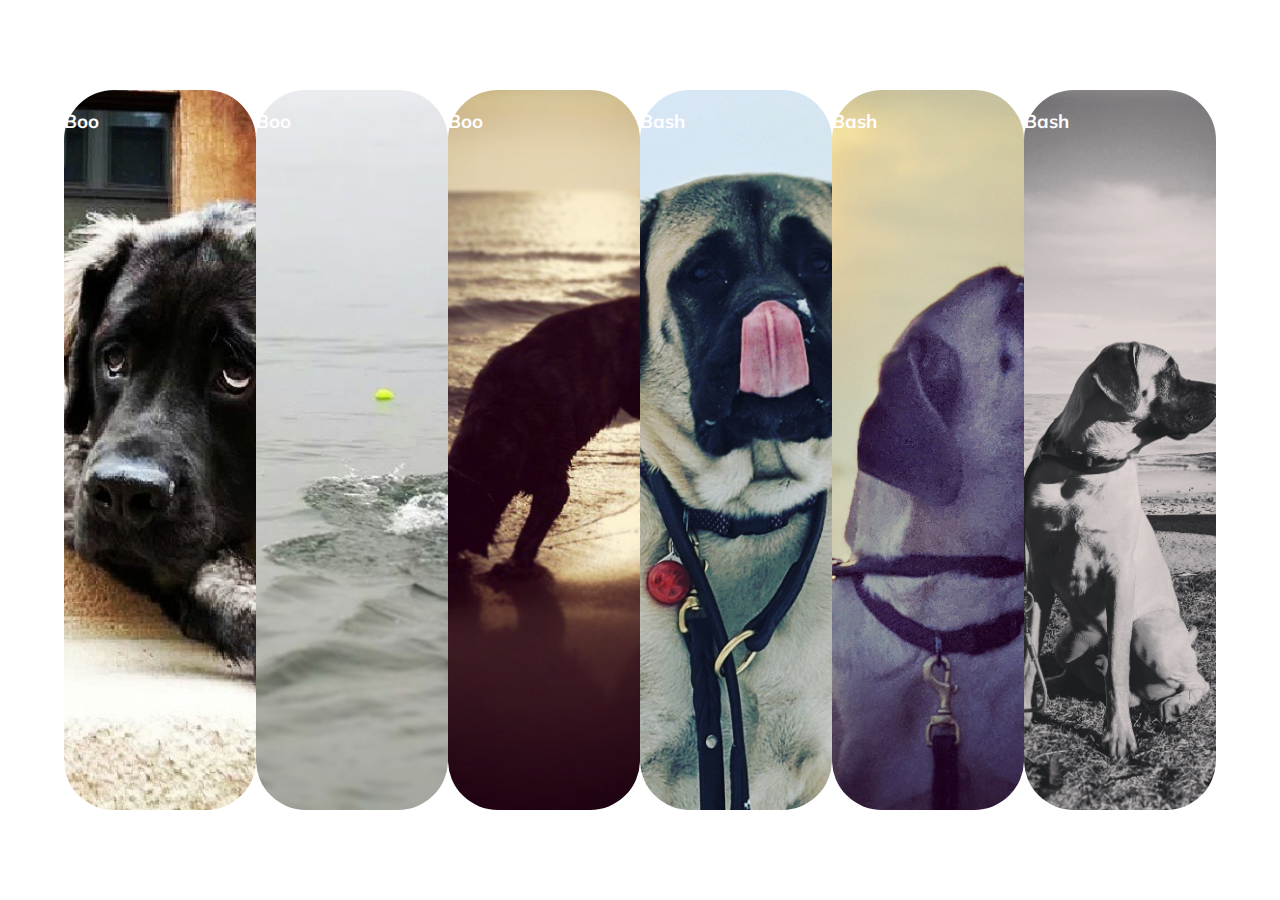
<file: expandingCards/index.html>
<!DOCTYPE html>
<html lang="en">
  <head>
    <meta charset="UTF-8" />
    <meta http-equiv="X-UA-Compatible" content="IE=edge" />
    <meta name="viewport" content="width=device-width, initial-scale=1.0" />
    <link
      rel="stylesheet"
      href="https://cdnjs.cloudflare.com/ajax/libs/font-awesome/6.0.0-beta2/css/all.min.css"
      integrity="sha512-YWzhKL2whUzgiheMoBFwW8CKV4qpHQAEuvilg9FAn5VJUDwKZZxkJNuGM4XkWuk94WCrrwslk8yWNGmY1EduTA=="
      crossorigin="anonymous"
      referrerpolicy="no-referrer"
    />
    <link rel="stylesheet" href="style.css" />
  </head>
  <body>
    <div class="container">
      <div
        class="panel active"
        style="background-image: url('./assets/boo.jpg')"
      >
        <h3>Boo</h3>
      </div>
      <div class="panel" style="background-image: url('./assets/boo2.jpg')">
        <h3>Boo</h3>
      </div>
      <div class="panel" style="background-image: url('./assets/boo3.jpg')">
        <h3>Boo</h3>
      </div>
      <div class="panel" style="background-image: url('./assets/bash.jpg')">
        <h3>Bash</h3>
      </div>
      <div class="panel" style="background-image: url('./assets/bash2.jpg')">
        <h3>Bash</h3>
      </div>
      <div class="panel" style="background-image: url('./assets/bash3.jpg')">
        <h3>Bash</h3>
      </div>
    </div>
    <script src="script.js"></script>
  </body>
</html>
</file>
<file: expandingCards/style.css>
@import url('https://fonts.googleapis.com/css?family=Muli&display=swap');

* {
  box-sizing: border-box;
}

body {
  font-family: 'Muli', sans-serif;
  margin: 0;
  display: flex;
  align-items: center;
  justify-content: center;
  height: 100vh;
  overflow: hidden;
}

.container {
  display: flex;
  width: 90vw;
}

.panel {
  background-size: auto 100%;
  background-position: center;
  background-repeat: no-repeat;
  height: 80vh;
  border-radius: 50px;
  color: #fff;
  cursor: pointer;
  flex: 0.5;
}
</file>
